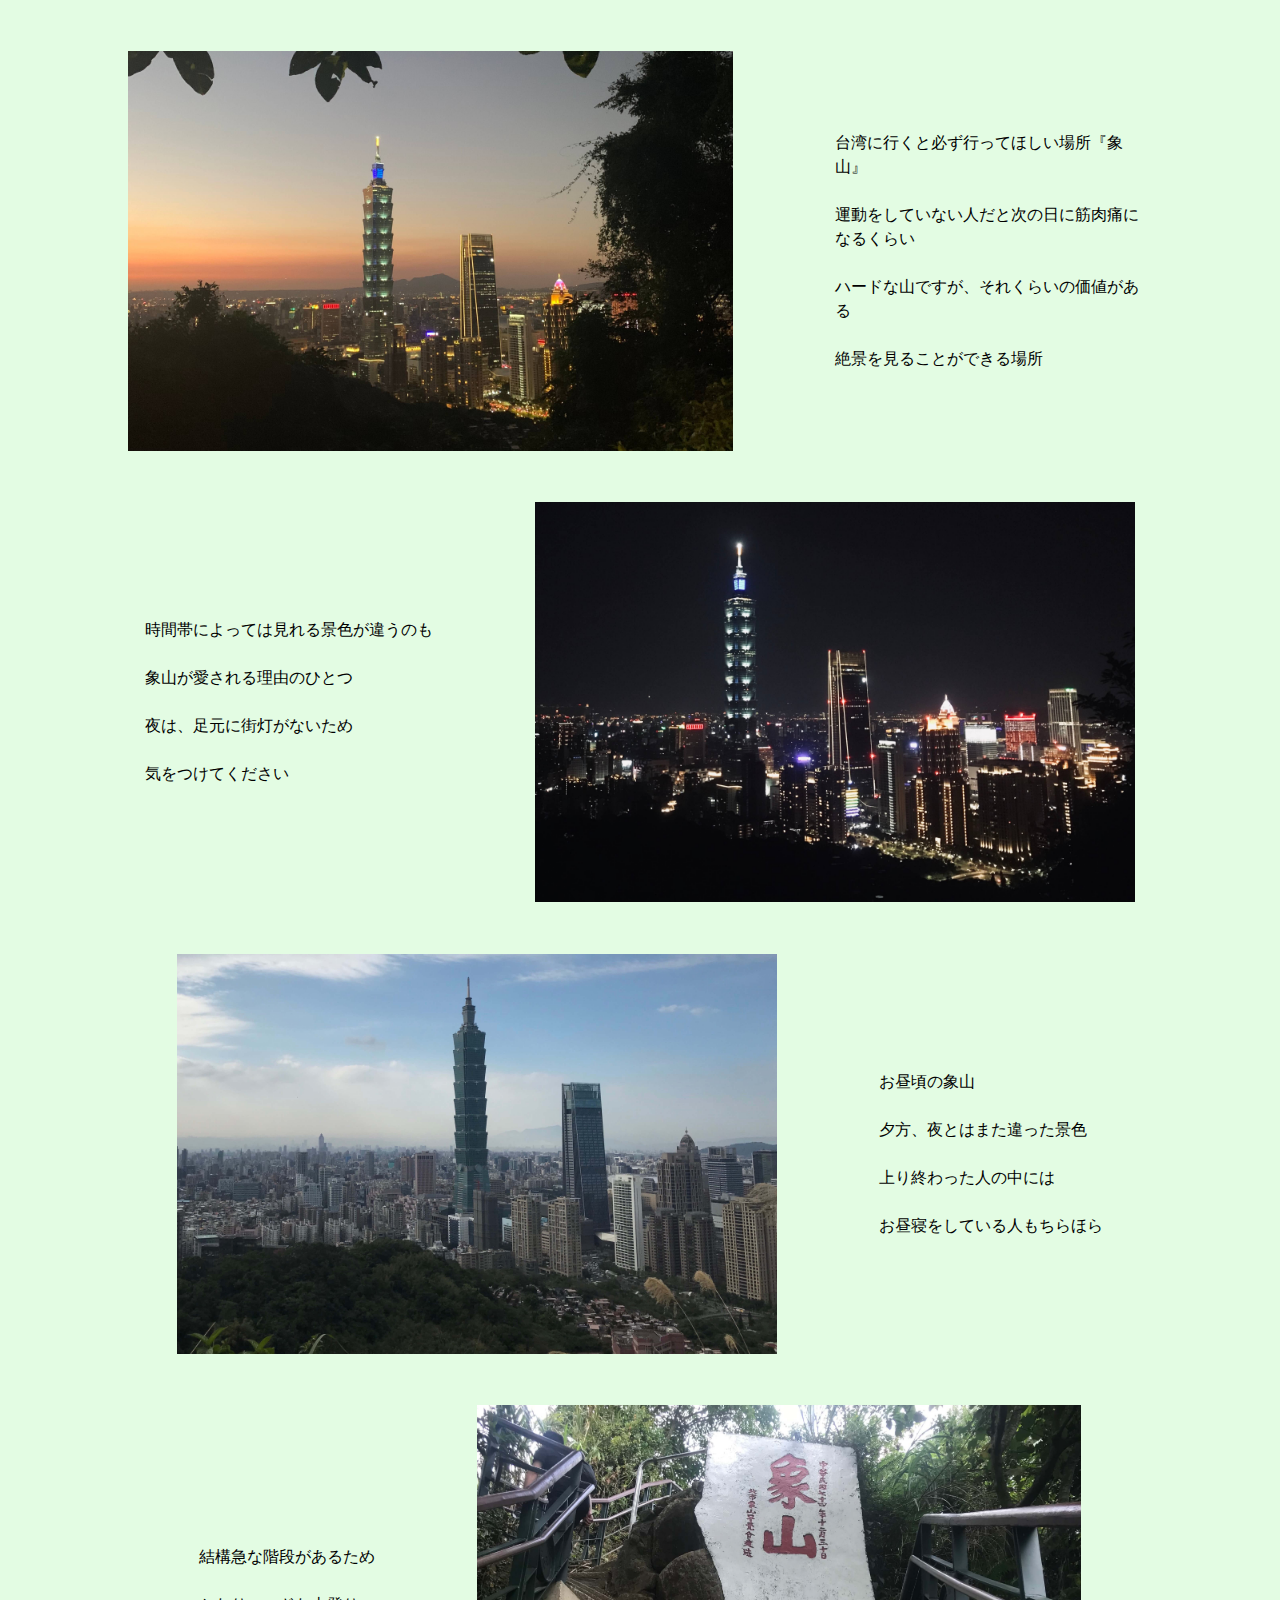
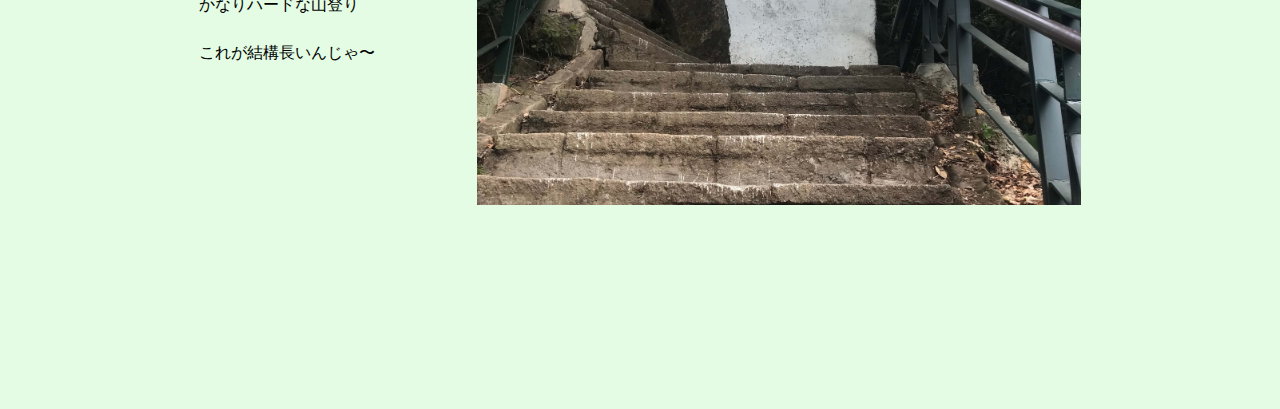
<file: akamine01.html>
<!DOCTYPE html>
<html lang="en">

<head>
    <meta charset="UTF-8">
    <meta http-equiv="X-UA-Compatible" content="IE=edge">
    <meta name="viewport" content="width=device-width, initial-scale=1.0">
    <link rel="stylesheet" href="./assets/css/reset.css">
    <link rel="stylesheet" href="./assets/css/link.css">
    <title>101</title>
</head>

<body>
    <section class="pic-right">
        <img src="./assets/img/akamine/101/01.jpeg" alt="">
        <div>
            <p>台湾に行くと必ず行ってほしい場所『象山』<br><br>
                運動をしていない人だと次の日に筋肉痛になるくらい<br><br>
                ハードな山ですが、それくらいの価値がある<br><br>
                絶景を見ることができる場所
            </p>
        </div>
    </section>

    <section class="pic-left">
        <div>
            <p>時間帯によっては見れる景色が違うのも<br><br>
                象山が愛される理由のひとつ<br><br>
                夜は、足元に街灯がないため<br><br>
                気をつけてください
            </p>
        </div>
        <img src="./assets/img/akamine/101/02.jpeg" alt="">
    </section>

    <section  class="pic-right">
        <img src="./assets/img/akamine/101/03.jpeg" alt="">
        <div>
            <p>お昼頃の象山<br><br>
                夕方、夜とはまた違った景色<br><br>
                上り終わった人の中には<br><br>
                お昼寝をしている人もちらほら
            </p>
        </div>
    </section>

    <section class="pic-left">
        <div>
            <p>結構急な階段があるため<br><br>
                かなりハードな山登り<br><br>
                これが結構長いんじゃ〜
            </p>
        </div>
        <img src="./assets/img/akamine/101/04.jpeg" alt="">
    </section>

    <div>
        <iframe src="" frameborder="0"></iframe>
    </div>
</body>

</html>
</file>
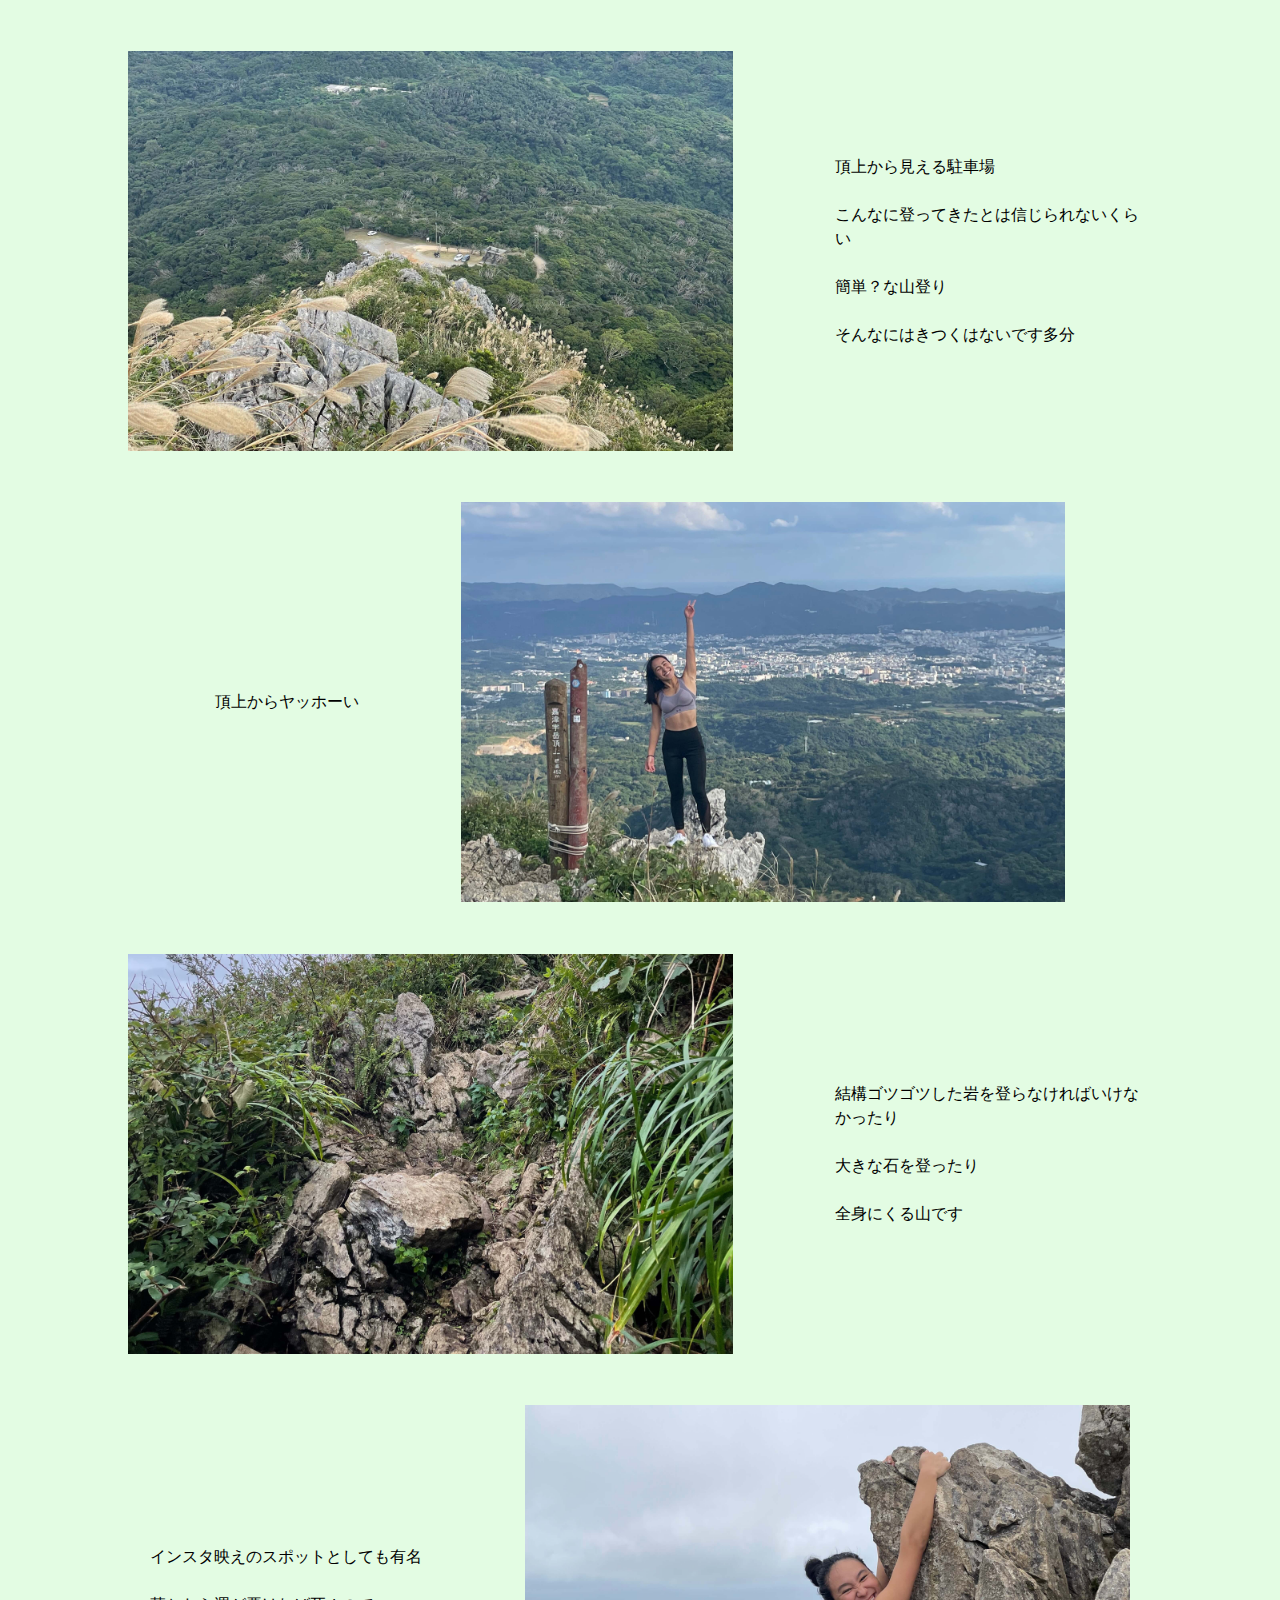
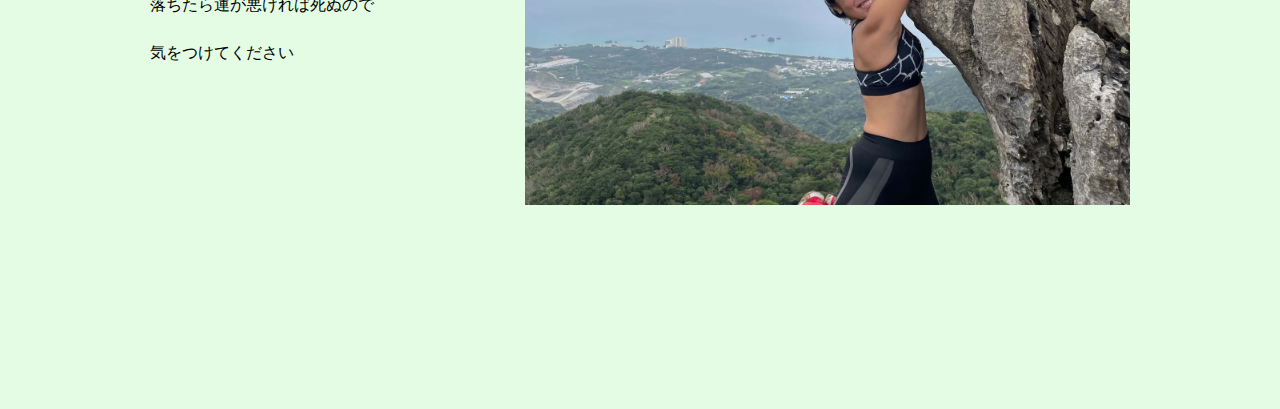
<file: akamine02.html>
<!DOCTYPE html>
<html lang="en">

<head>
    <meta charset="UTF-8">
    <meta http-equiv="X-UA-Compatible" content="IE=edge">
    <meta name="viewport" content="width=device-width, initial-scale=1.0">
    <link rel="stylesheet" href="./assets/css/reset.css">
    <link rel="stylesheet" href="./assets/css/link.css">
    <title>katsu</title>
</head>

<body>
    <section class="pic-right">
        <img src="./assets/img/akamine/katsu/03.jpeg" alt="">
        <div>
            <p>頂上から見える駐車場<br><br>
                こんなに登ってきたとは信じられないくらい<br><br>
                簡単？な山登り<br><br>
                そんなにはきつくはないです多分
            </p>
        </div>
    </section>

    <section class="pic-left">
        <div>
            <p>頂上からヤッホーい</p>
        </div>
        <img src="./assets/img/akamine/katsu/02.jpeg" alt="">
    </section>

    <section  class="pic-right">
        <img src="./assets/img/akamine/katsu/01.jpeg" alt="">
        <div>
            <p>結構ゴツゴツした岩を登らなければいけなかったり<br><br>
                大きな石を登ったり<br><br>
                全身にくる山です
            </p>
        </div>
    </section>

    <section class="pic-left">
        <div>
            <p>インスタ映えのスポットとしても有名<br><br>
                落ちたら運が悪ければ死ぬので<br><br>
                気をつけてください
            </p>
        </div>
        <img src="./assets/img/akamine/katsu/04.jpeg" alt="">
    </section>

    <div>
        <iframe src="" frameborder="0"></iframe>
    </div>
</body>

</html>
</file>
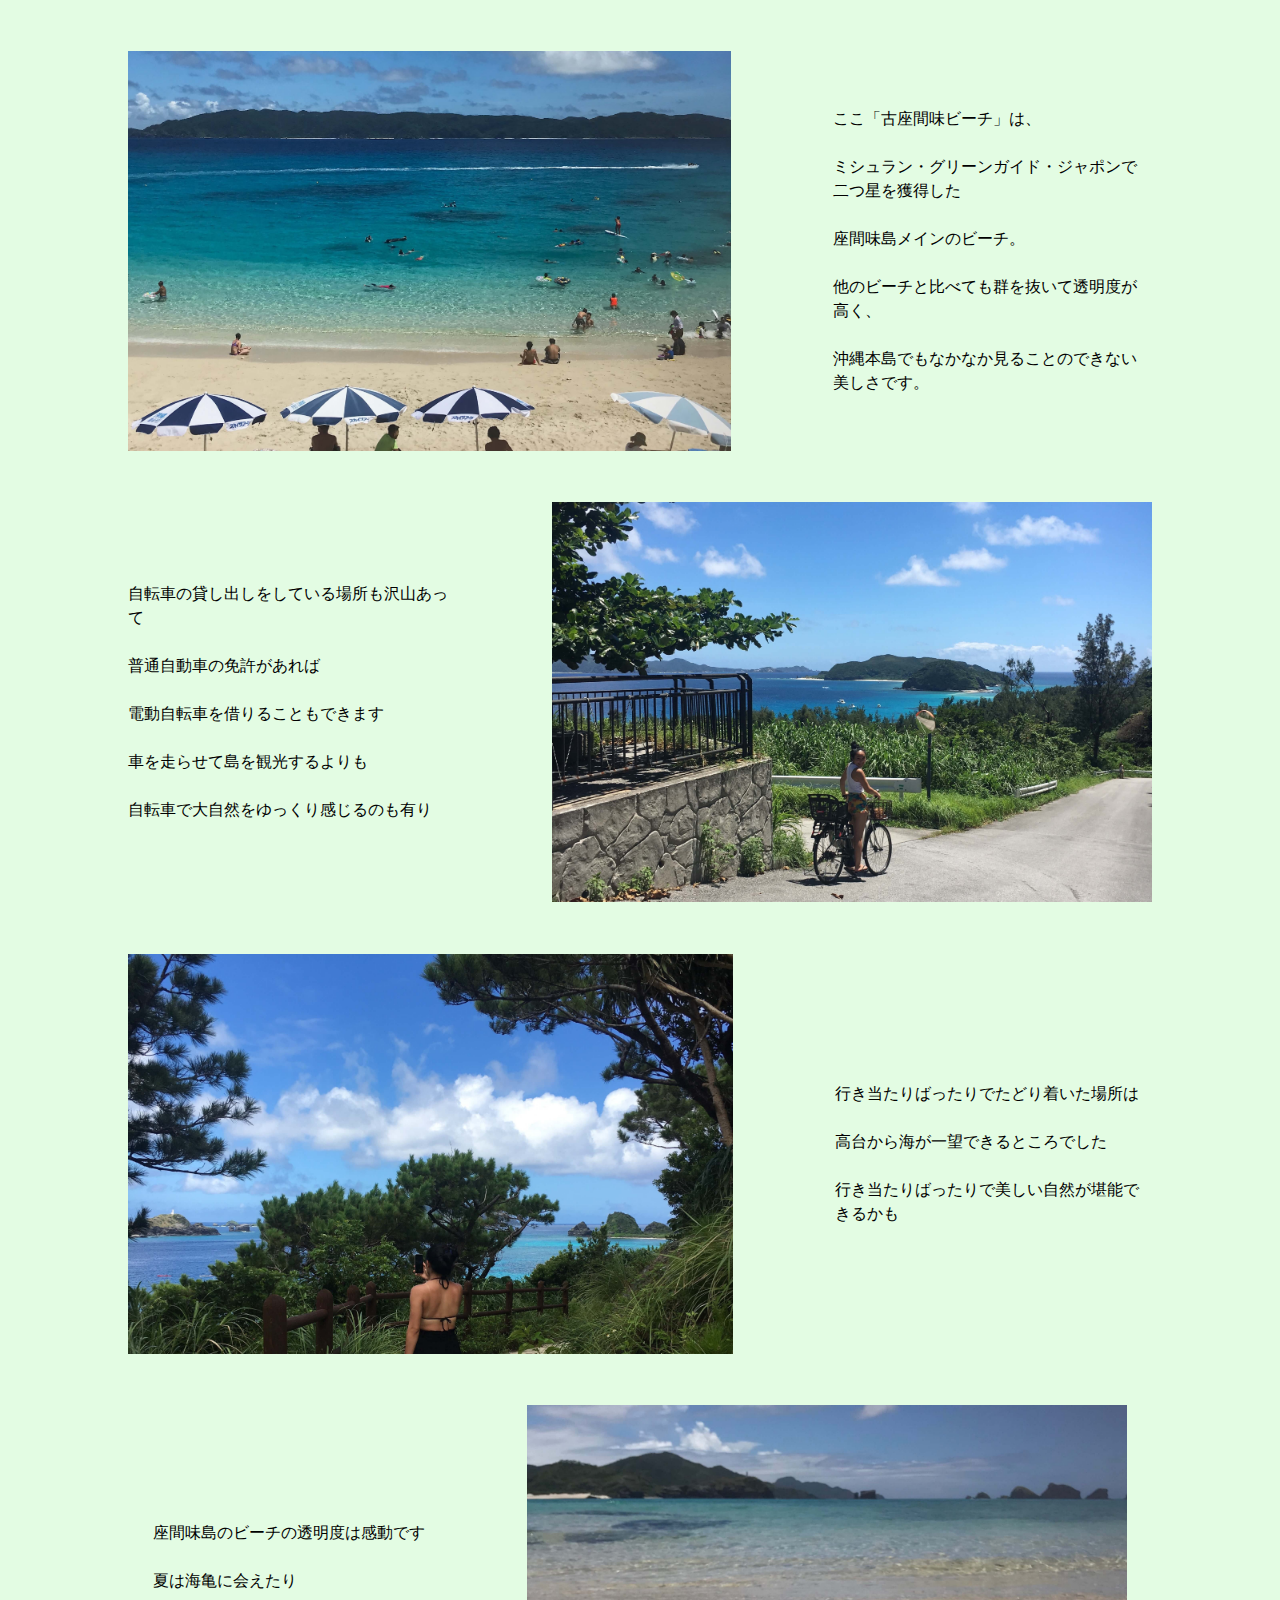
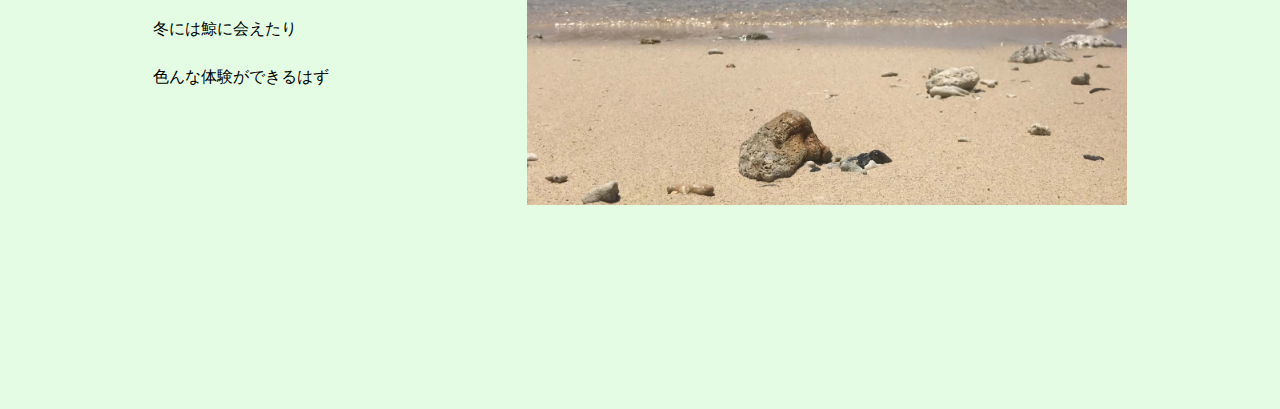
<file: akamine03.html>
<!DOCTYPE html>
<html lang="en">

<head>
    <meta charset="UTF-8">
    <meta http-equiv="X-UA-Compatible" content="IE=edge">
    <meta name="viewport" content="width=device-width, initial-scale=1.0">
    <link rel="stylesheet" href="./assets/css/reset.css">
    <link rel="stylesheet" href="./assets/css/link.css">
    <title>zamami</title>
</head>

<body>
    <section class="pic-right">
        <img src="./assets/img/akamine/zamami/01.jpg" alt="">
        <div>
            <p>ここ「古座間味ビーチ」は、<br><br>
            ミシュラン・グリーンガイド・ジャポンで二つ星を獲得した<br><br>
            座間味島メインのビーチ。<br><br>
            他のビーチと比べても群を抜いて透明度が高く、<br><br>
            沖縄本島でもなかなか見ることのできない美しさです。</p>
        </div>
    </section>

    <section class="pic-left">
        <div>
            <p>自転車の貸し出しをしている場所も沢山あって<br><br>
                普通自動車の免許があれば<br><br>
                電動自転車を借りることもできます<br><br>
                車を走らせて島を観光するよりも<br><br>
                自転車で大自然をゆっくり感じるのも有り
            </p>
        </div>
        <img src="./assets/img/akamine/zamami/04.jpeg" alt="">
    </section>

    <section  class="pic-right">
        <img src="./assets/img/akamine/zamami/03.JPG" alt="">
        <div>
            <p>行き当たりばったりでたどり着いた場所は<br><br>
                高台から海が一望できるところでした<br><br>
                行き当たりばったりで美しい自然が堪能できるかも
            </p>
        </div>
    </section>

    <section class="pic-left">
        <div>
            <p>座間味島のビーチの透明度は感動です<br><br>
                夏は海亀に会えたり<br><br>
                冬には鯨に会えたり<br><br>
                色んな体験ができるはず
            </p>
        </div>
        <img src="./assets/img/akamine/zamami/02.jpeg" alt="">
    </section>

    <div>
        <iframe src="" frameborder="0"></iframe>
    </div>
</body>

</html>
</file>
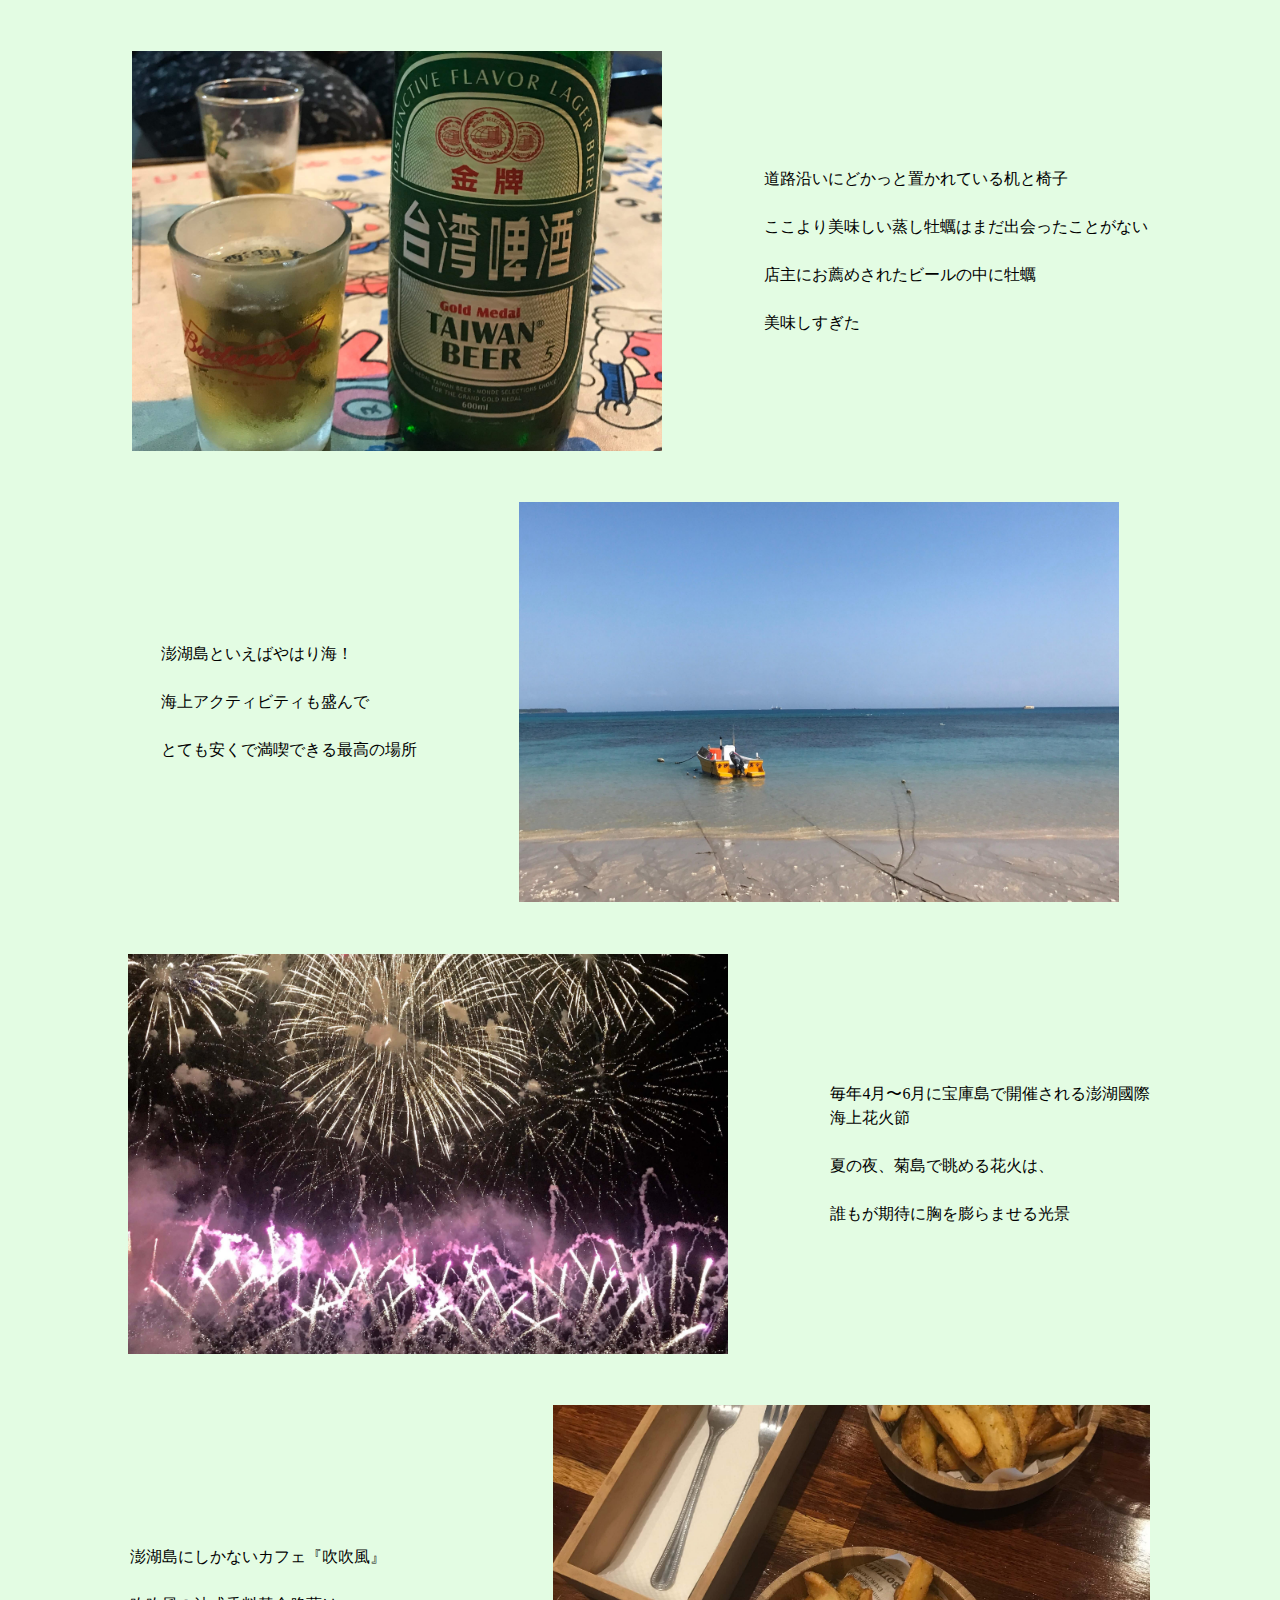
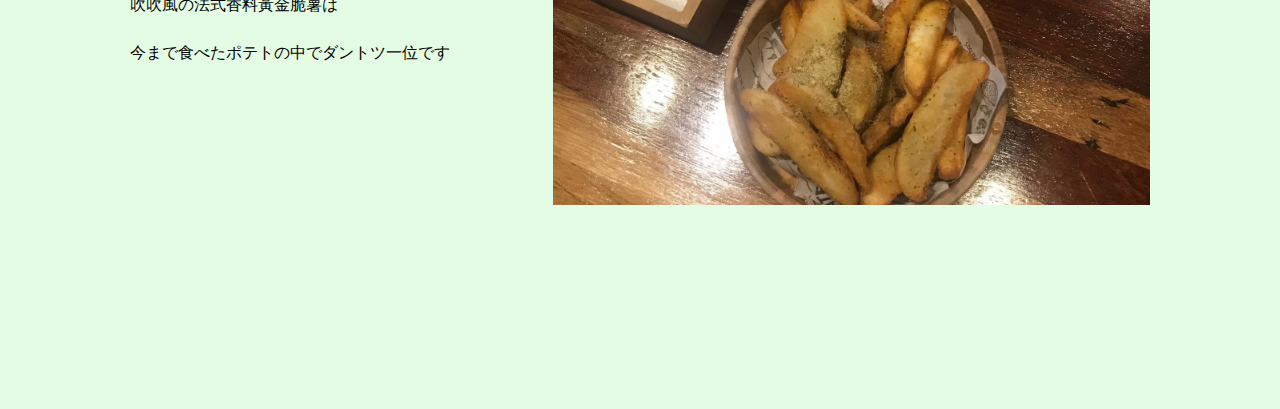
<file: akamine04.html>
<!DOCTYPE html>
<html lang="en">

<head>
    <meta charset="UTF-8">
    <meta http-equiv="X-UA-Compatible" content="IE=edge">
    <meta name="viewport" content="width=device-width, initial-scale=1.0">
    <link rel="stylesheet" href="./assets/css/reset.css">
    <link rel="stylesheet" href="./assets/css/link.css">
    <title>penghu</title>
</head>

<body>
    <section class="pic-right">
        <img src="./assets/img/akamine/penghu/01.JPG" alt="">
        <div>
            <p>道路沿いにどかっと置かれている机と椅子<br><br>
                ここより美味しい蒸し牡蠣はまだ出会ったことがない<br><br>
                店主にお薦めされたビールの中に牡蠣<br><br>
                美味しすぎた
            </p>
        </div>
    </section>

    <section class="pic-left">
        <div>
            <p>澎湖島といえばやはり海！<br><br>
                海上アクティビティも盛んで<br><br>
                とても安くで満喫できる最高の場所
            </p>
        </div>
        <img src="./assets/img/akamine/penghu/02.JPG" alt="">
    </section>

    <section  class="pic-right">
        <img src="./assets/img/akamine/penghu/03.JPG" alt="">
        <div>
            <p>毎年4月〜6月に宝庫島で開催される澎湖國際海上花火節<br><br>
                夏の夜、菊島で眺める花火は、<br><br>
                誰もが期待に胸を膨らませる光景
            </p>
        </div>
    </section>

    <section class="pic-left">
        <div>
            <p>澎湖島にしかないカフェ『吹吹風』<br><br>
                吹吹風の法式香料黃金脆薯は <br><br>
                今まで食べたポテトの中でダントツ一位です
            </p>
        </div>
        <img src="./assets/img/akamine/penghu/04.jpeg" alt="">
    </section>

    <div>
        <iframe src="" frameborder="0"></iframe>
    </div>
</body>

</html>
</file>
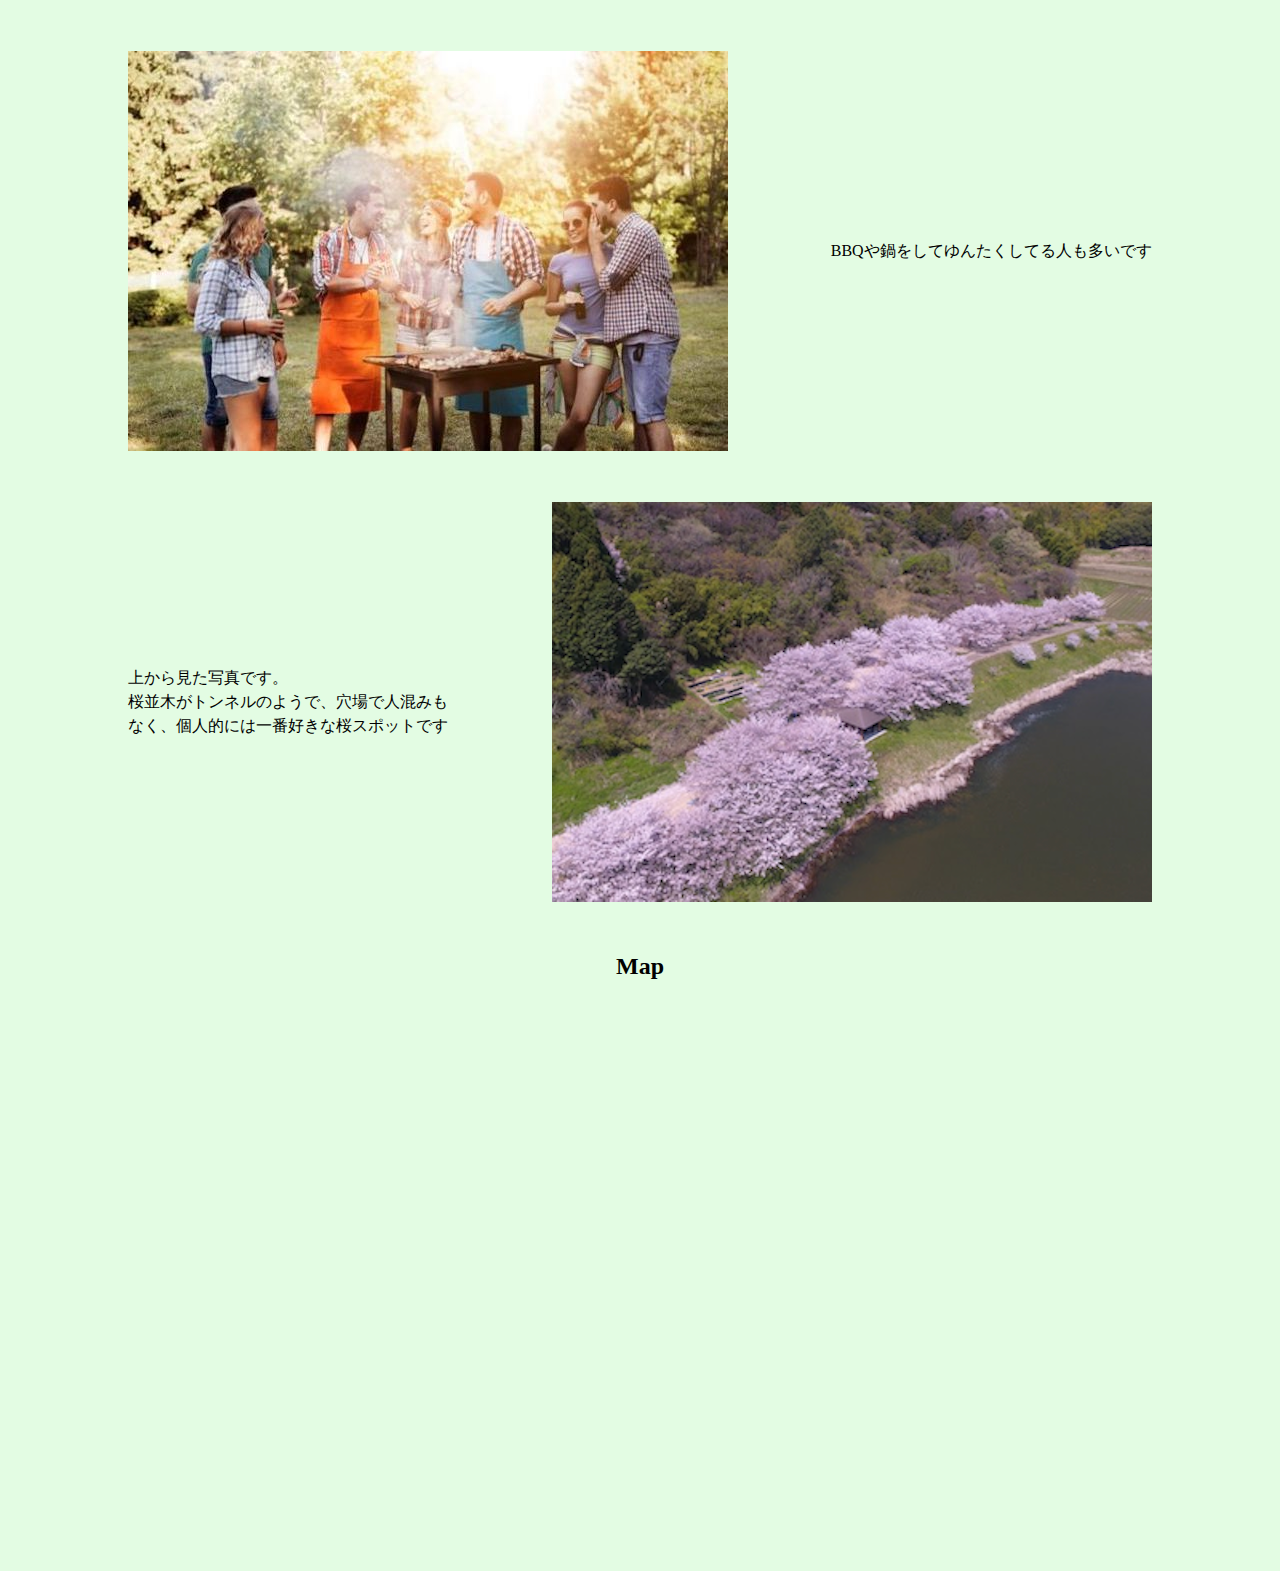
<file: otani01.html>
<!DOCTYPE html>
<html lang="en">

<head>
    <meta charset="UTF-8">
    <meta http-equiv="X-UA-Compatible" content="IE=edge">
    <meta name="viewport" content="width=device-width, initial-scale=1.0">
    <link rel="stylesheet" href="./assets/css/reset.css">
    <link rel="stylesheet" href="./assets/css/link.css">
    <title>page1</title>
</head>

<body>
    <section class="pic-right">
        <img src="./assets/img/otani/page1_sakura/sakura 2.jpeg" alt="">
        <div>
            <p>BBQや鍋をしてゆんたくしてる人も多いです</p>
        </div>
    </section>

    <section class="pic-left">
        <div>
            <p>上から見た写真です。<br>桜並木がトンネルのようで、穴場で人混みもなく、個人的には一番好きな桜スポットです</p>
        </div>
        <img src="./assets/img/otani/page1_sakura/sakura.png" alt="">
    </section>

    <!-- <section  class="pic-right">
        <img src="" alt="">
        <div>
            <p></p>
        </div>
    </section> -->

    <div class="iframeFlex ">
        <h2>Map</h2>
        <iframe
            src="https://www.google.com/maps/embed?pb=!1m18!1m12!1m3!1d104857.38069628923!2d134.79183354532665!3d34.78598239132245!2m3!1f0!2f0!3f0!3m2!1i1024!2i768!4f13.1!3m3!1m2!1s0x3555271c2f6952fd%3A0x562063e0763c5722!2z6L675aCC5rGg!5e0!3m2!1sja!2sjp!4v1646388403793!5m2!1sja!2sjp"
            width="600" height="450" style="border:0;" allowfullscreen="" loading="lazy"></iframe>
    </div>
    <!-- メインページに戻るボタン -->
    <div class="btnFlex hide">
        <button><a href="../weekendhw/index.html">メインページに戻る</a></button>
    </div>

    <!-- JS Jqueryリンク -->
    <script src="https://ajax.googleapis.com/ajax/libs/jquery/3.3.1/jquery.min.js"></script>
    <script src="./assets/css/link.js"></script>
</body>

</html>
</file>
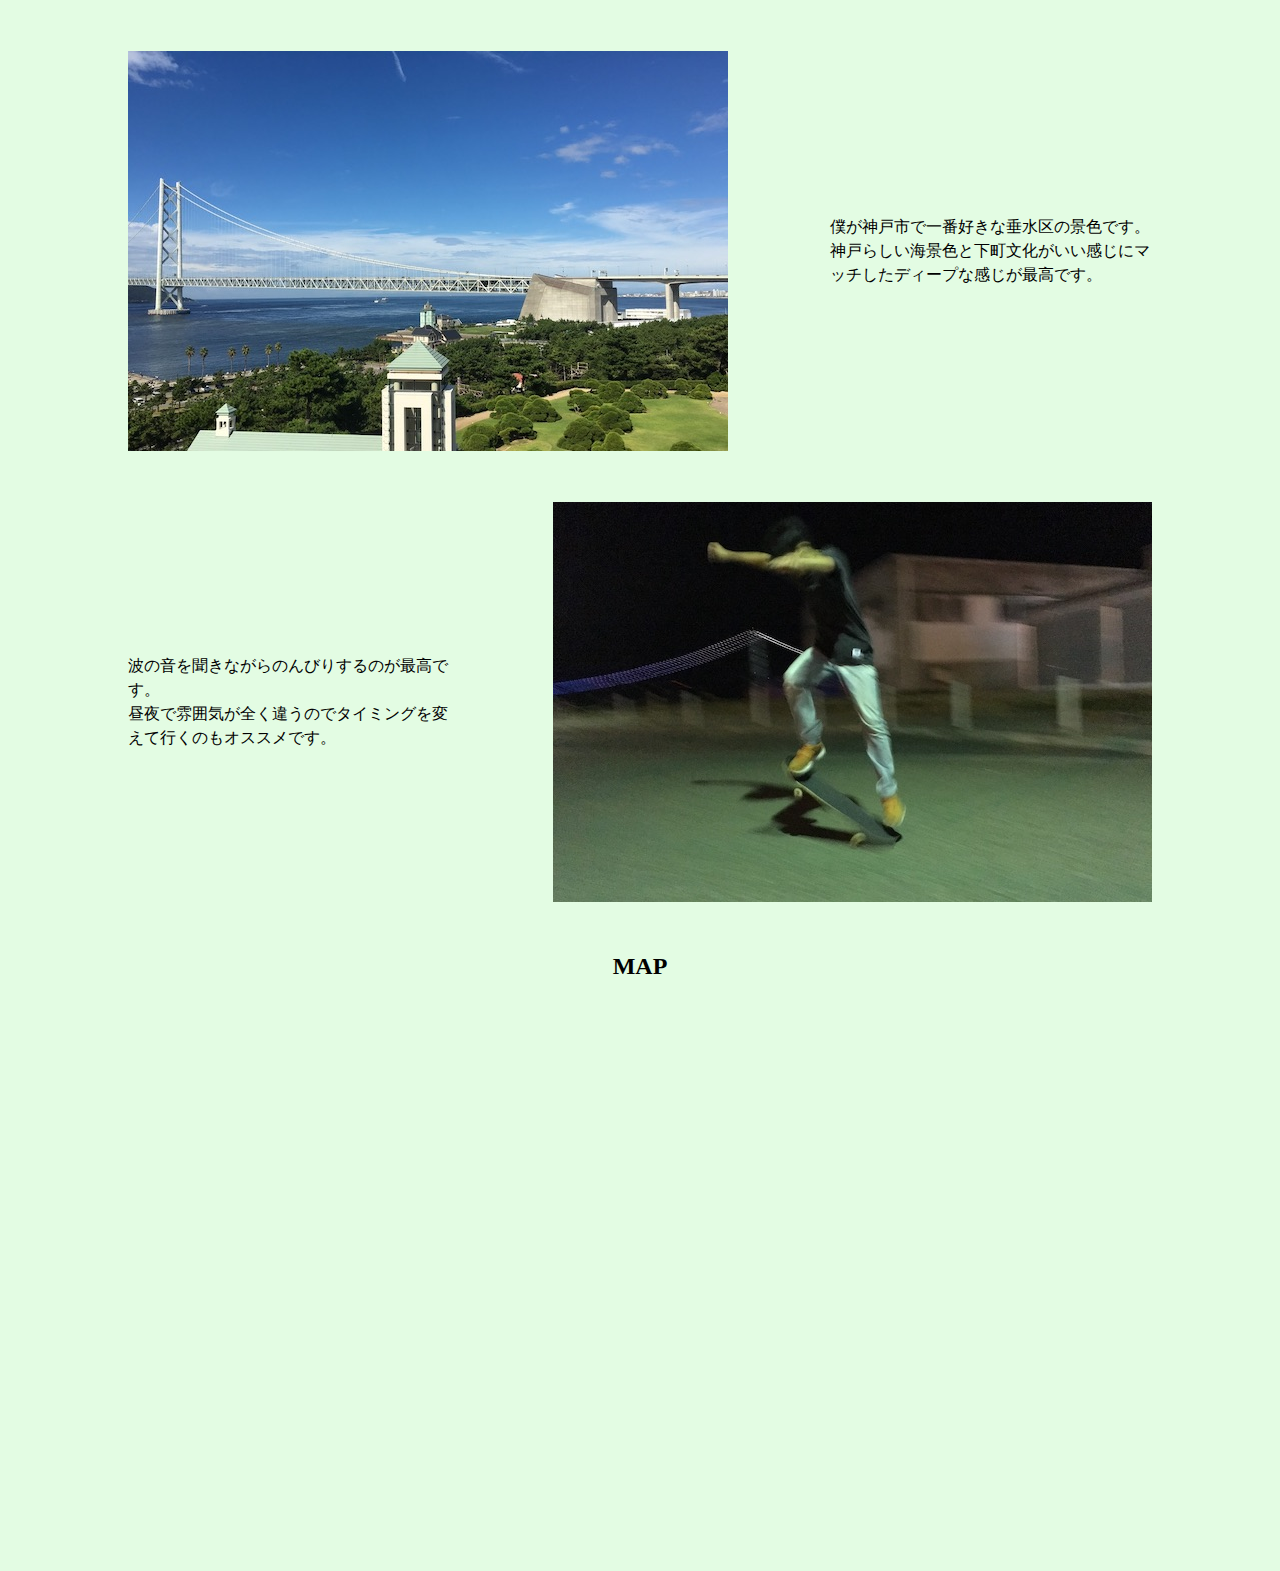
<file: otani02.html>
<!DOCTYPE html>
<html lang="en">

<head>
    <meta charset="UTF-8">
    <meta http-equiv="X-UA-Compatible" content="IE=edge">
    <meta name="viewport" content="width=device-width, initial-scale=1.0">
    <link rel="stylesheet" href="./assets/css/reset.css">
    <link rel="stylesheet" href="./assets/css/link.css">
    <title>page2</title>
</head>

<body>
    <section class="pic-right">
        <img src="./assets/img/otani/page2_maiko/maiko.jpeg" alt="">
        <div>
            <p>僕が神戸市で一番好きな垂水区の景色です。<br>神戸らしい海景色と下町文化がいい感じにマッチしたディープな感じが最高です。</p>
        </div>
    </section>

    <section class="pic-left">
        <div>
            <p>波の音を聞きながらのんびりするのが最高です。<br>昼夜で雰囲気が全く違うのでタイミングを変えて行くのもオススメです。</p>
        </div>
        <img src="./assets/img/otani/page2_maiko/maiko2.jpeg" alt="">
    </section>

    <!-- <section  class="pic-right">
        <img src="" alt="">
        <div>
            <p></p>
        </div>
    </section> -->

    <div class="iframeFlex">
        <h2>MAP</h2>
        <iframe
            src="https://www.google.com/maps/embed?pb=!1m18!1m12!1m3!1d12772.491415060274!2d135.0399023446793!3d34.63212382159804!2m3!1f0!2f0!3f0!3m2!1i1024!2i768!4f13.1!3m3!1m2!1s0x6000823469a80a81%3A0xd4d8377b07298112!2z5YW15bqr55yM56uL6Iie5a2Q5YWs5ZyS!5e0!3m2!1sja!2sjp!4v1646388933513!5m2!1sja!2sjp"
            width="600" height="450" style="border:0;" allowfullscreen="" loading="lazy"></iframe>
    </div>
    <!-- メインページに戻るボタン -->
    <div class="btnFlex hide">
        <button><a href="../weekendhw/index.html">メインページに戻る</a></button>
    </div>
    <!-- JS Jqueryリンク -->
    <script src="https://ajax.googleapis.com/ajax/libs/jquery/3.3.1/jquery.min.js"></script>
    <script src="./assets/css/link.js"></script>
</body>

</html>
</file>
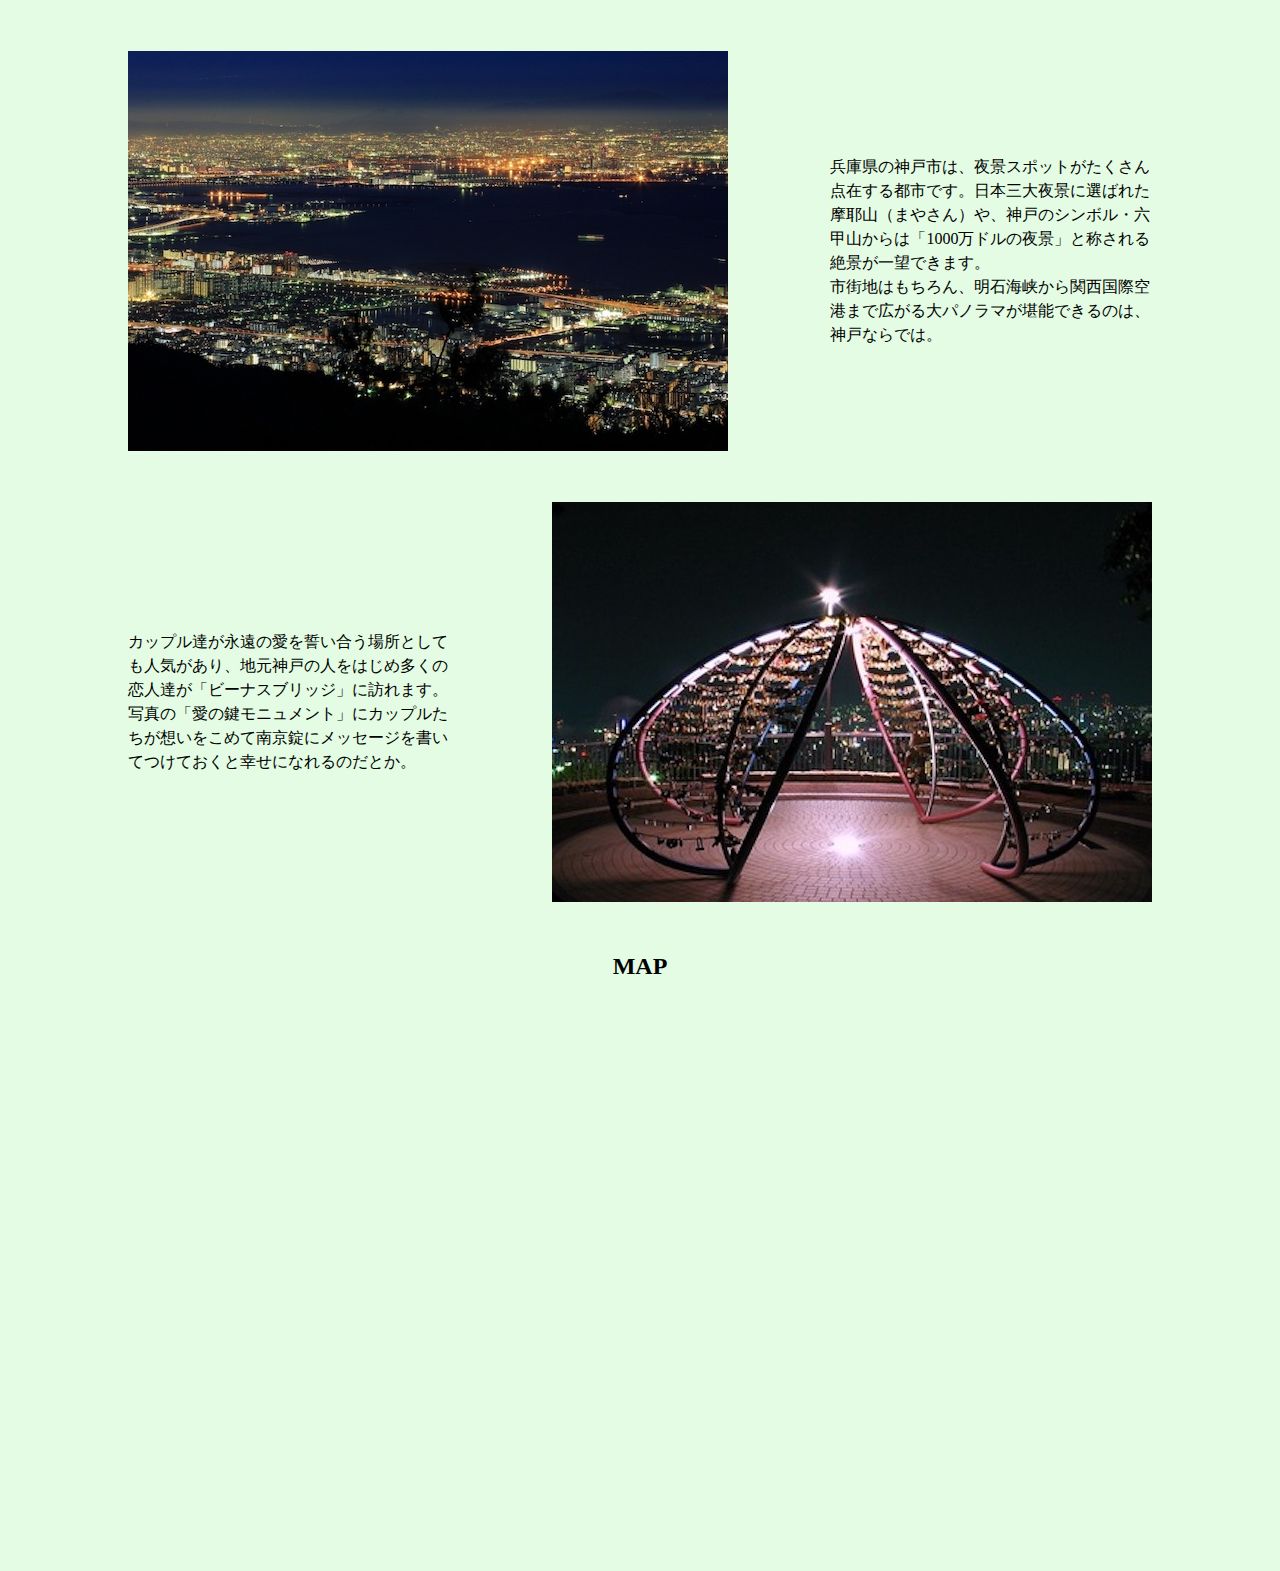
<file: otani03.html>
<!DOCTYPE html>
<html lang="en">

<head>
    <meta charset="UTF-8">
    <meta http-equiv="X-UA-Compatible" content="IE=edge">
    <meta name="viewport" content="width=device-width, initial-scale=1.0">
    <link rel="stylesheet" href="./assets/css/reset.css">
    <link rel="stylesheet" href="./assets/css/link.css">
    <title>page3</title>
</head>

<body>
    <section class="pic-right">
        <img src="./assets/img/otani/page3_rokko/rokko2.jpeg" alt="">
        <div>
            <p>兵庫県の神戸市は、夜景スポットがたくさん点在する都市です。日本三大夜景に選ばれた摩耶山（まやさん）や、神戸のシンボル・六甲山からは「1000万ドルの夜景」と称される絶景が一望できます。<br>

                市街地はもちろん、明石海峡から関西国際空港まで広がる大パノラマが堪能できるのは、神戸ならでは。</p>
        </div>
    </section>

    <section class="pic-left">
        <div>
            <p>カップル達が永遠の愛を誓い合う場所としても人気があり、地元神戸の人をはじめ多くの恋人達が「ビーナスブリッジ」に訪れます。<br>写真の「愛の鍵モニュメント」にカップルたちが想いをこめて南京錠にメッセージを書いてつけておくと幸せになれるのだとか。
            </p>
        </div>
        <img src="./assets/img/otani/page3_rokko/rokko.jpeg" alt="">
    </section>

    <!-- <section  class="pic-right">
        <img src="" alt="">
        <div>
            <p></p>
        </div>
    </section> -->

    <div class="iframeFlex">
        <h2>MAP</h2>
        <iframe
            src="https://www.google.com/maps/embed?pb=!1m18!1m12!1m3!1d52443.97687654627!2d135.20190941328454!3d34.761926337064104!2m3!1f0!2f0!3f0!3m2!1i1024!2i768!4f13.1!3m3!1m2!1s0x60008b0865d08249%3A0xef1b4ca70a98a008!2z5YWt55Sy5bGx!5e0!3m2!1sja!2sjp!4v1646407958898!5m2!1sja!2sjp"
            width="600" height="450" style="border:0;" allowfullscreen="" loading="lazy"></iframe>
    </div>
    <!-- メインページに戻るボタン -->
    <div class="btnFlex hide">
        <button><a href="../weekendhw/index.html">メインページに戻る</a></button>
    </div>
     <!-- JS Jqueryリンク -->
    <script src="https://ajax.googleapis.com/ajax/libs/jquery/3.3.1/jquery.min.js"></script>
    <script src="./assets/css/link.js"></script>
</body>

</html>
</file>
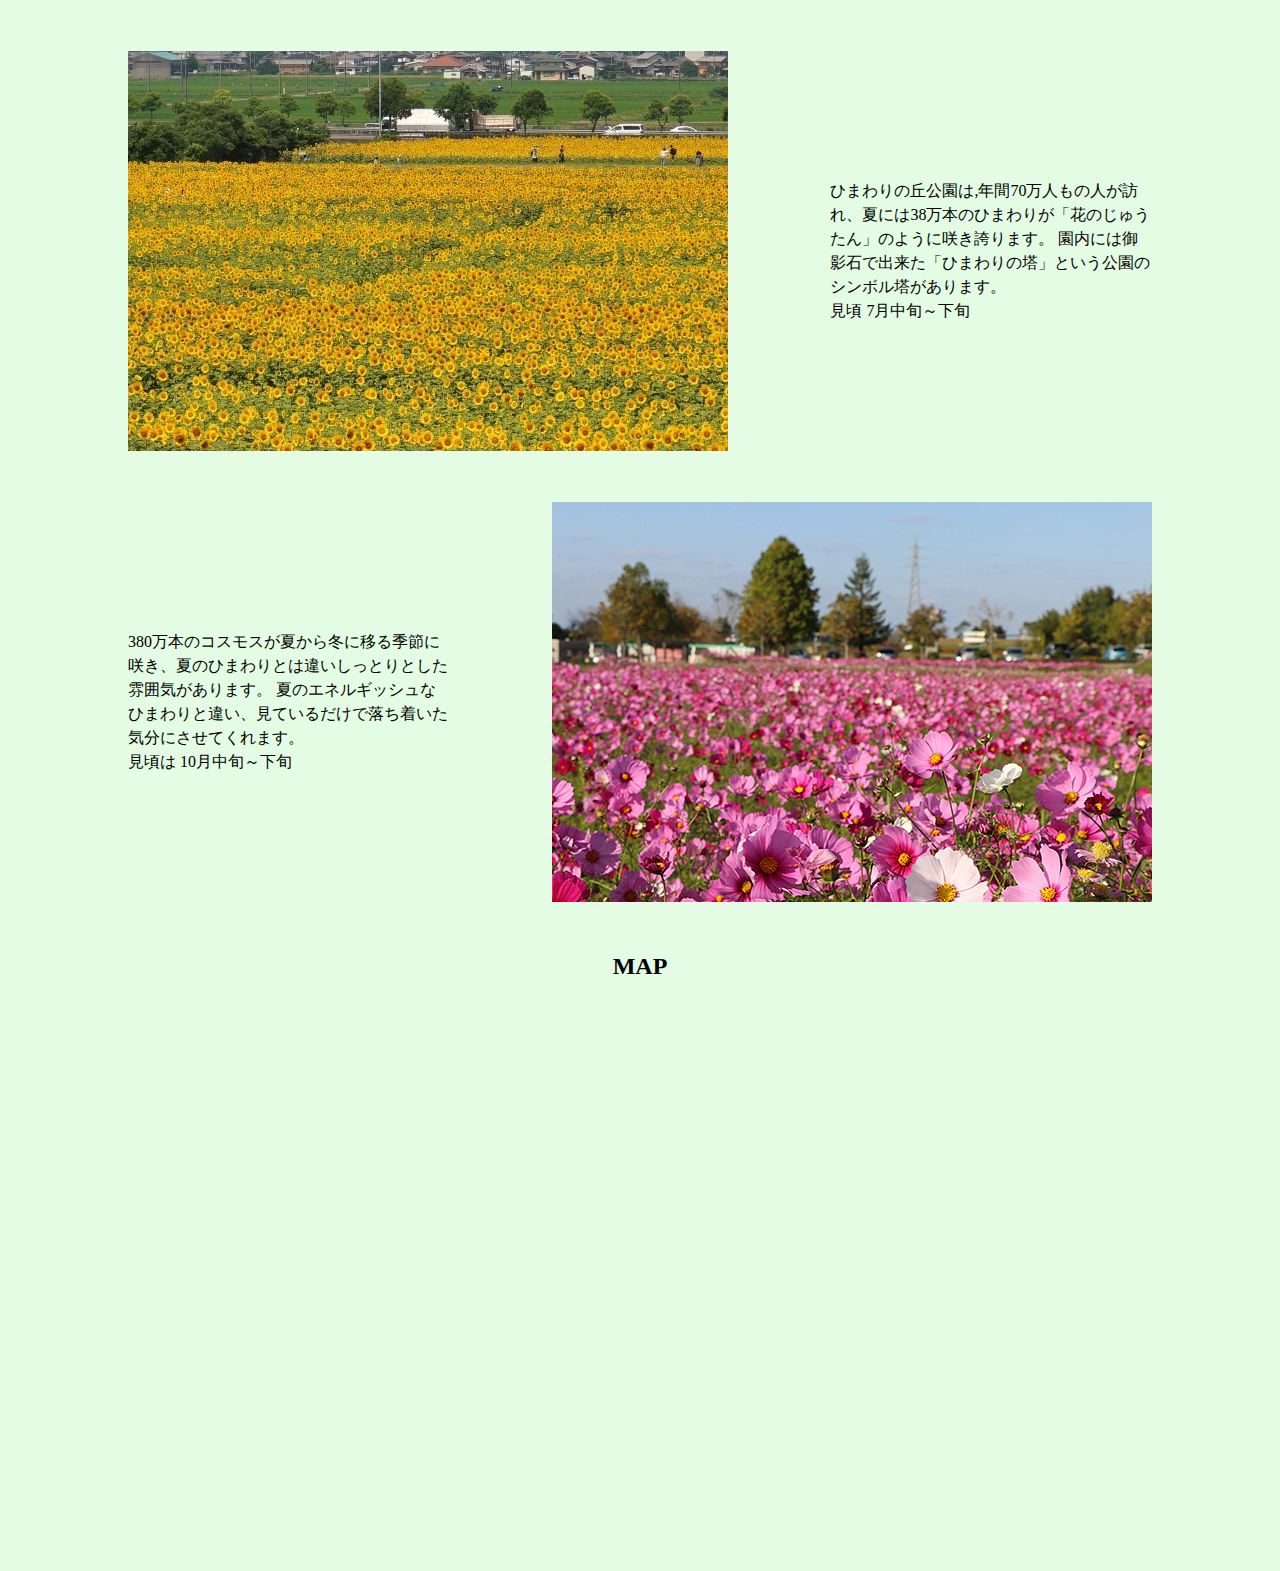
<file: otani04.html>
<!DOCTYPE html>
<html lang="en">

<head>
    <meta charset="UTF-8">
    <meta http-equiv="X-UA-Compatible" content="IE=edge">
    <meta name="viewport" content="width=device-width, initial-scale=1.0">
    <link rel="stylesheet" href="./assets/css/reset.css">
    <link rel="stylesheet" href="./assets/css/link.css">
    <title>page4</title>
</head>

<body>
    <section class="pic-right">
        <img src="./assets/img/otani/page4_himawari/himawari .jpeg" alt="">
        <div>
            <p>ひまわりの丘公園は,年間70万人もの人が訪れ、夏には38万本のひまわりが「花のじゅうたん」のように咲き誇ります。
                園内には御影石で出来た「ひまわりの塔」という公園のシンボル塔があります。<br>見頃 7月中旬～下旬</p>
        </div>
    </section>

    <section class="pic-left">
        <div>
            <p>380万本のコスモスが夏から冬に移る季節に咲き、夏のひまわりとは違いしっとりとした雰囲気があります。
                夏のエネルギッシュなひまわりと違い、見ているだけで落ち着いた気分にさせてくれます。<br>見頃は 10月中旬～下旬</p>
        </div>
        <img src="./assets/img/otani/page4_himawari/himawari 2.jpeg" alt="">
    </section>

    <!-- <section  class="pic-right">
        <img src="" alt="">
        <div>
            <p></p>
        </div>
    </section> -->

    <div class="iframeFlex">
        <h2>MAP</h2>
        <iframe
            src="https://www.google.com/maps/embed?pb=!1m18!1m12!1m3!1d3273.507074894618!2d134.95197801523676!3d34.868611080391794!2m3!1f0!2f0!3f0!3m2!1i1024!2i768!4f13.1!3m3!1m2!1s0x3555327a6940cdf5%3A0xa5ffad9f40f7c573!2z44Gy44G-44KP44KK44Gu5LiY5YWs5ZyS!5e0!3m2!1sja!2sjp!4v1646408776542!5m2!1sja!2sjp"
            width="600" height="450" style="border:0;" allowfullscreen="" loading="lazy"></iframe>
    </div>
    <!-- メインページに戻るボタン -->
    <div class="btnFlex hide">
        <button><a href="../weekendhw/index.html">メインページに戻る</a></button>
    </div>
     <!-- JS Jqueryリンク -->
    <script src="https://ajax.googleapis.com/ajax/libs/jquery/3.3.1/jquery.min.js"></script>
    <script src="./assets/css/link.js"></script>
</body>

</html>
</file>
<file: assets/css/link.css>
body {
  background-color: rgba(83, 237, 83, 0.159);
  padding: 0 10%;
}

section {
  margin: 5% 0;
  display: -webkit-box;
  display: -ms-flexbox;
  display: flex;
  -webkit-box-pack: center;
      -ms-flex-pack: center;
          justify-content: center;
}

section div {
  display: -webkit-box;
  display: -ms-flexbox;
  display: flex;
  -webkit-box-align: center;
      -ms-flex-align: center;
          align-items: center;
}

.pic-right img {
  padding-right: 10%;
  height: 400px;
}

.pic-right p {
  line-height: 1.5rem;
}

.pic-left img {
  padding-left: 10%;
  height: 400px;
}

.pic-left p {
  line-height: 1.5rem;
}

.iframeFlex {
  text-align: center;
  margin-bottom: 5%;
}

.iframeFlex h2 {
  margin-bottom: 10px;
  font-size: 1.5rem;
}

.btnFlex.hide {
  opacity: 0;
}

.btnFlex {
  display: -webkit-box;
  display: -ms-flexbox;
  display: flex;
  -webkit-box-pack: center;
      -ms-flex-pack: center;
          justify-content: center;
  margin-bottom: 5%;
  -webkit-transition: all 3s ease;
  transition: all 3s ease;
}

.btnFlex button {
  border: none;
  background-color: rgba(83, 237, 83, 0.378);
  font-size: 1.2rem;
  border-radius: 10px;
}

.btnFlex button a {
  text-decoration: none;
  color: #3d3838;
}
/*# sourceMappingURL=link.css.map */
</file>
